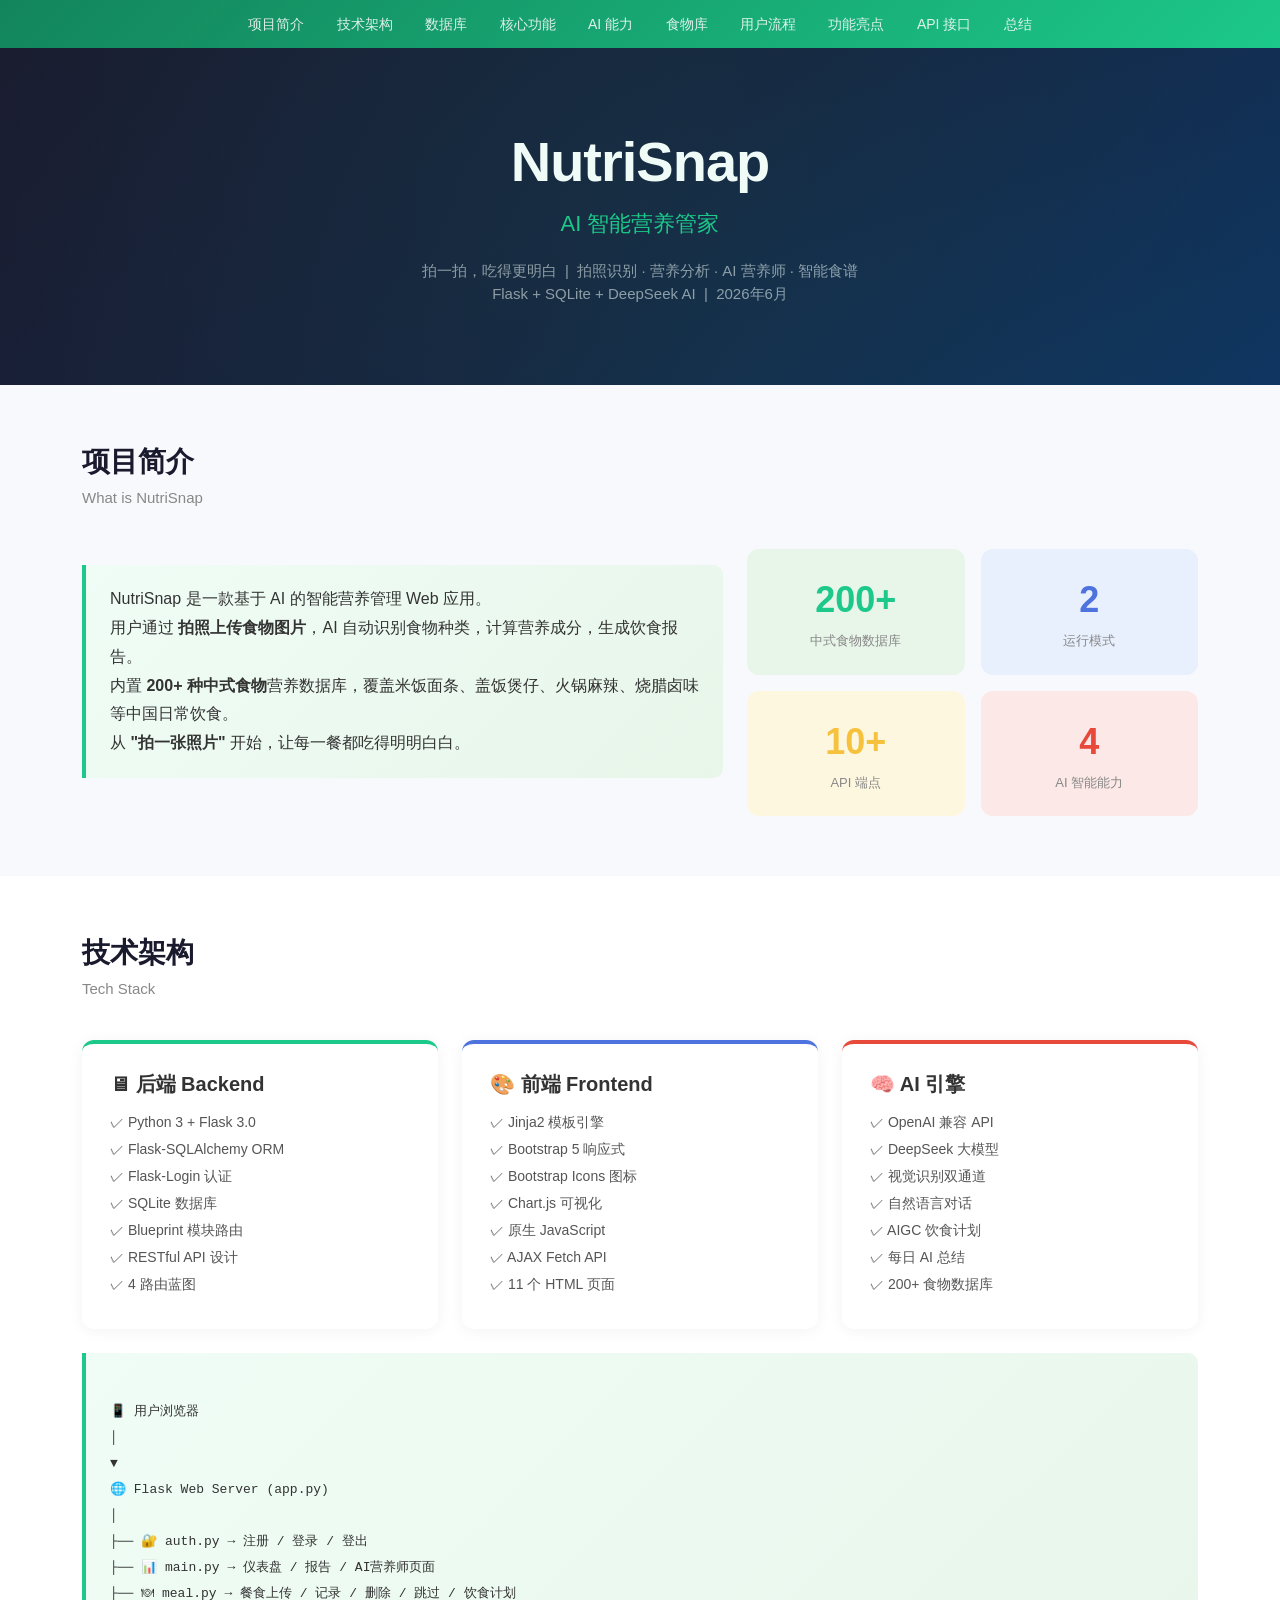
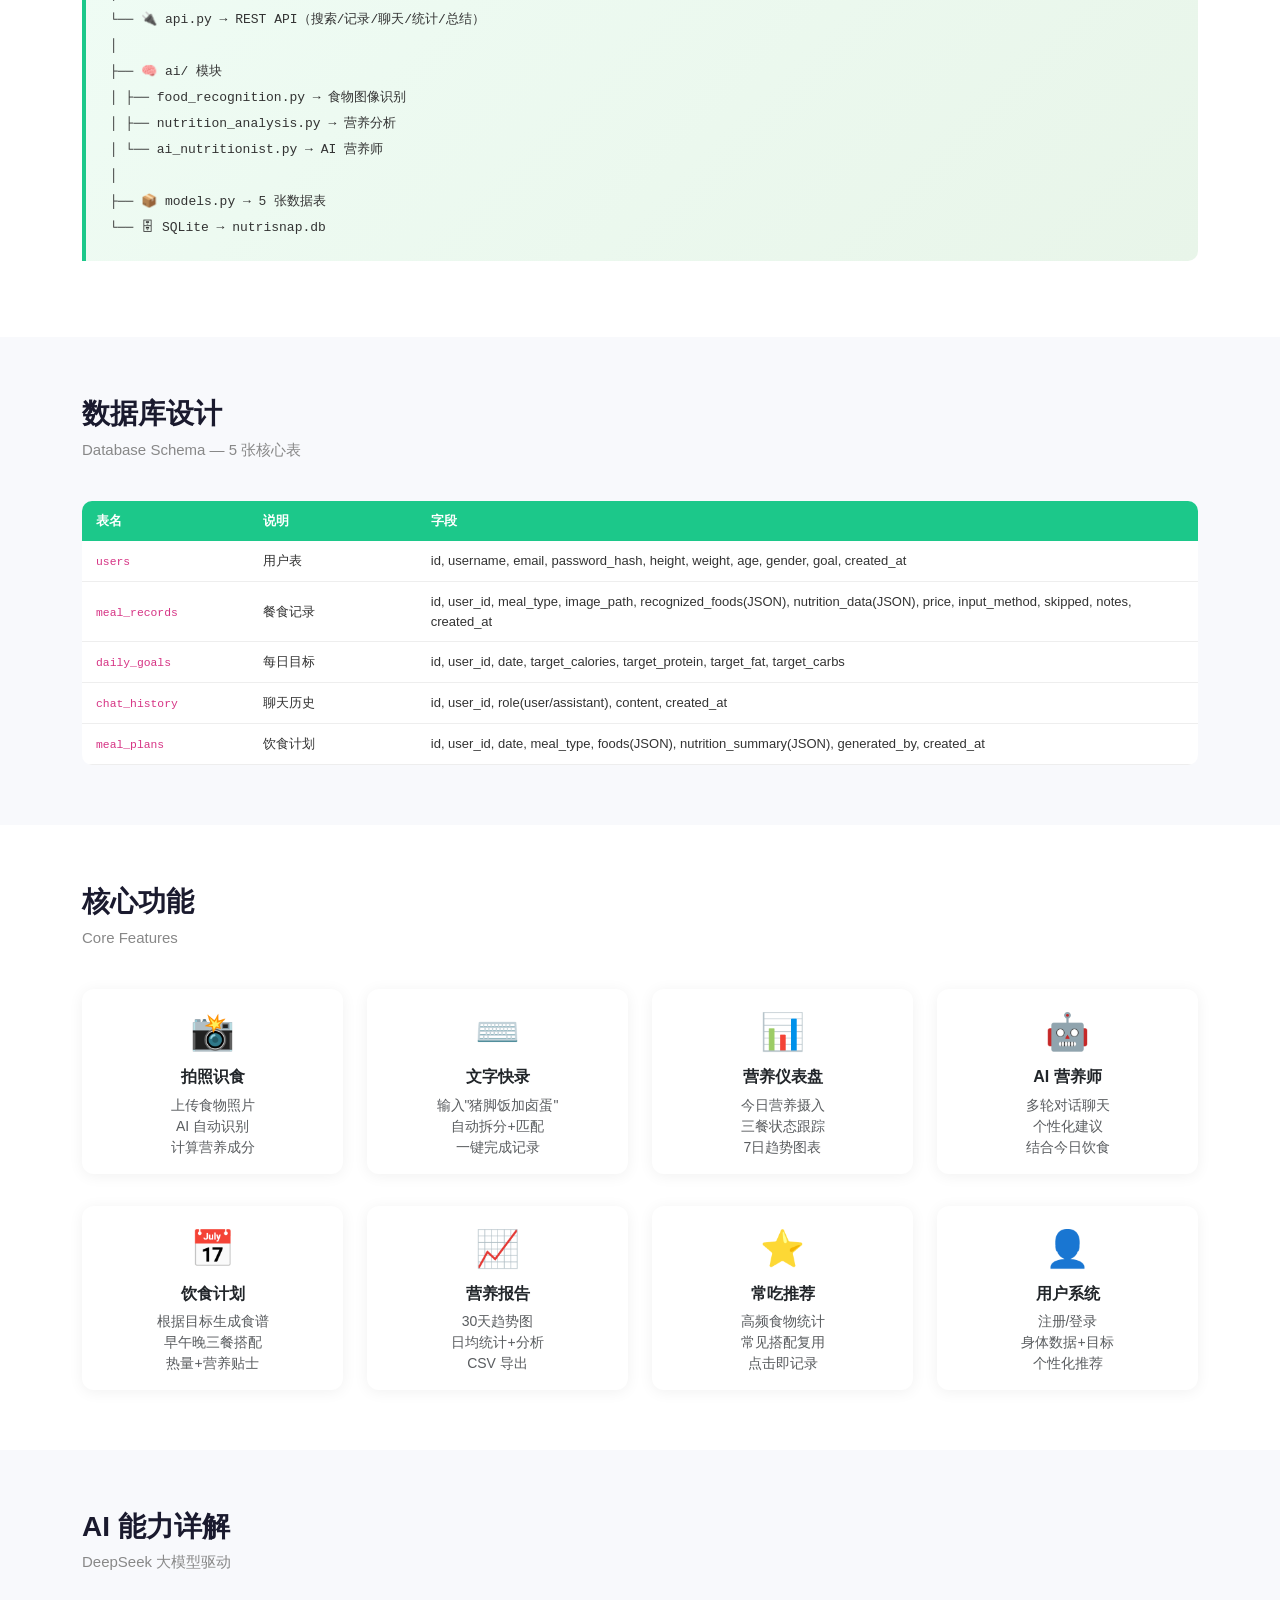
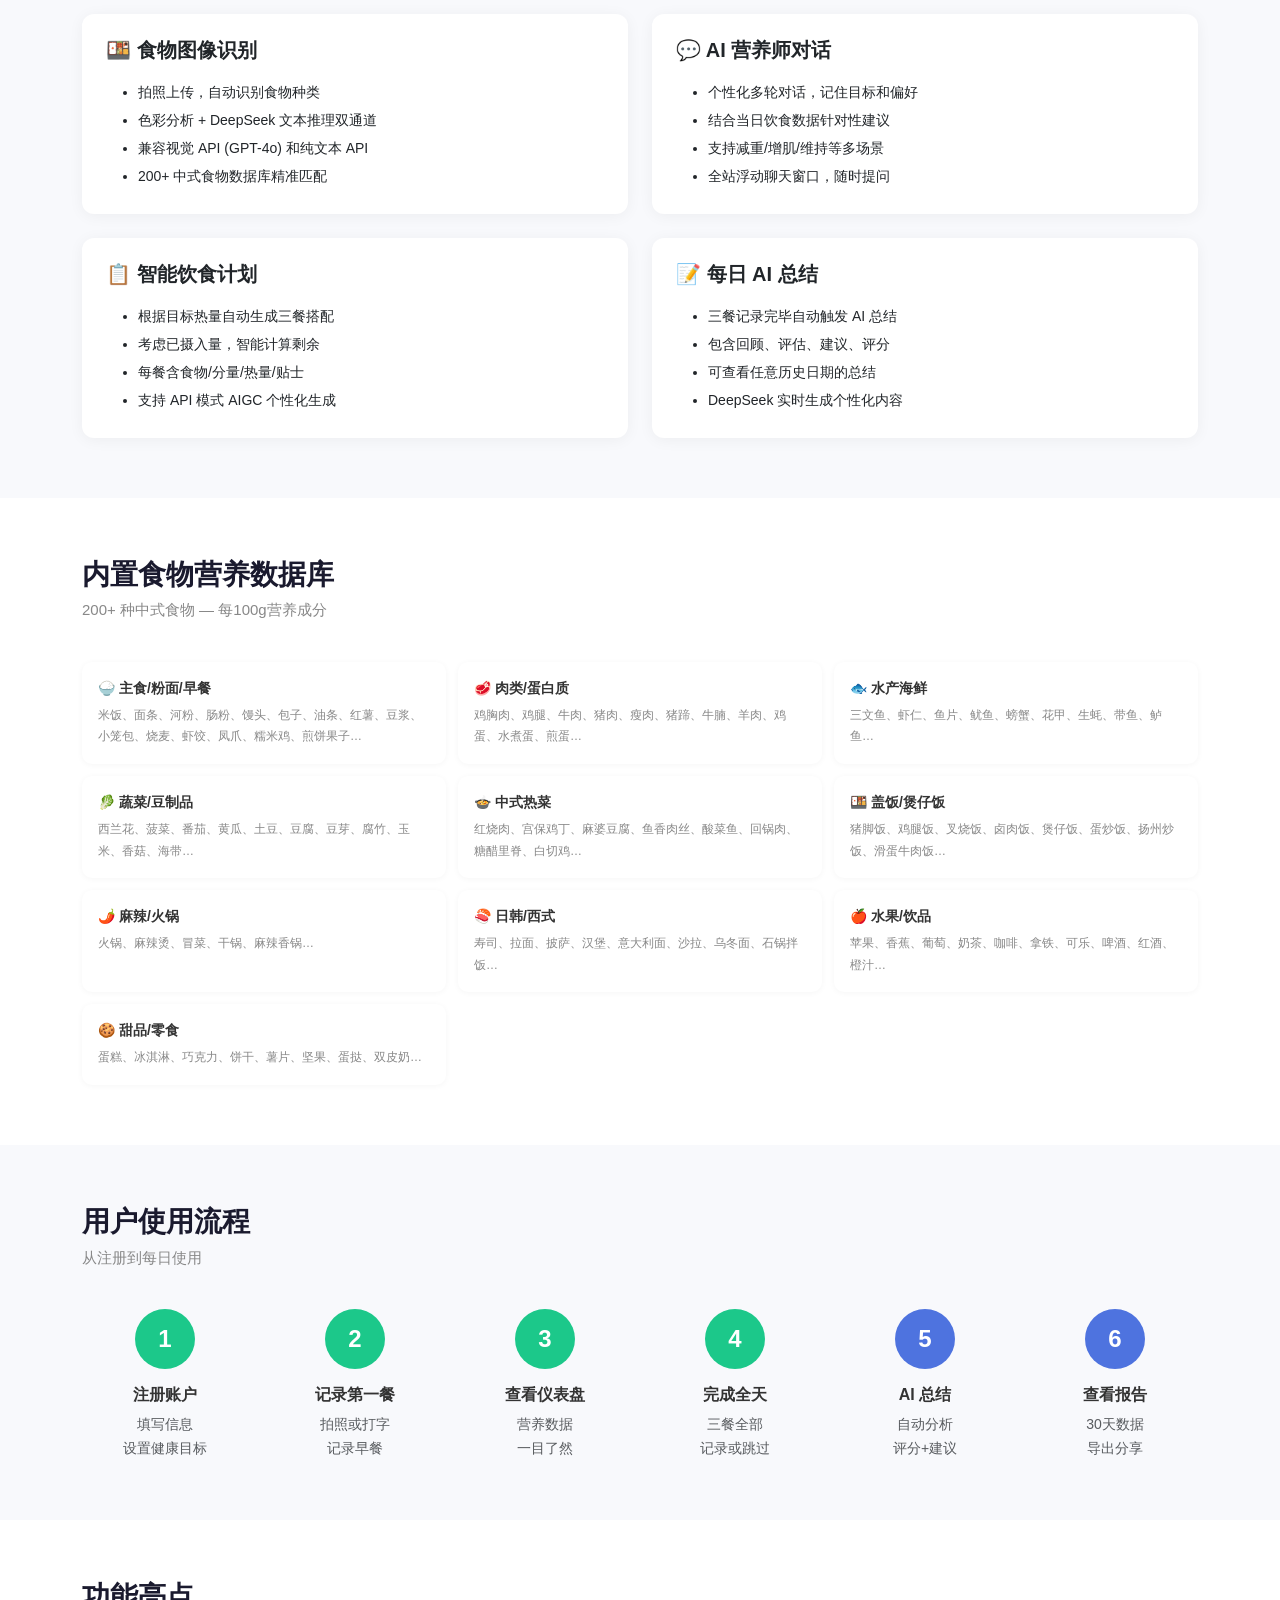
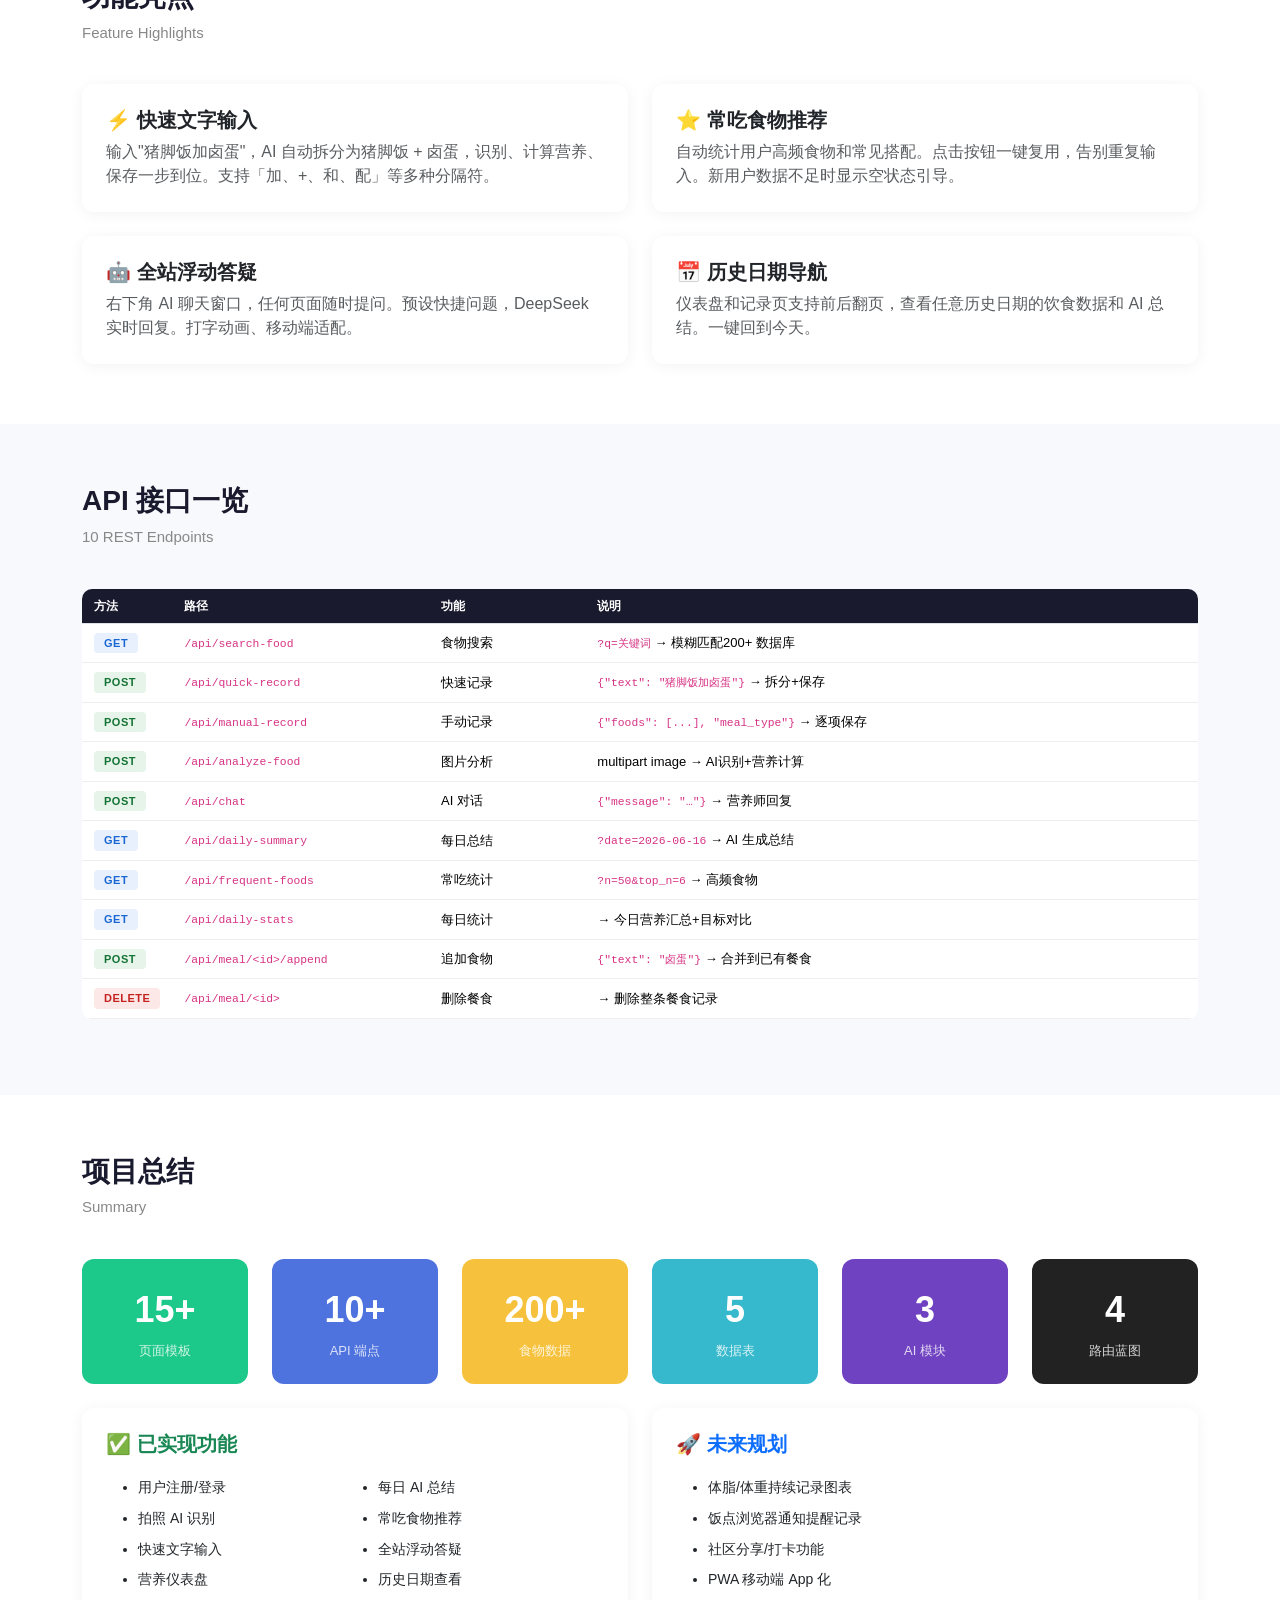
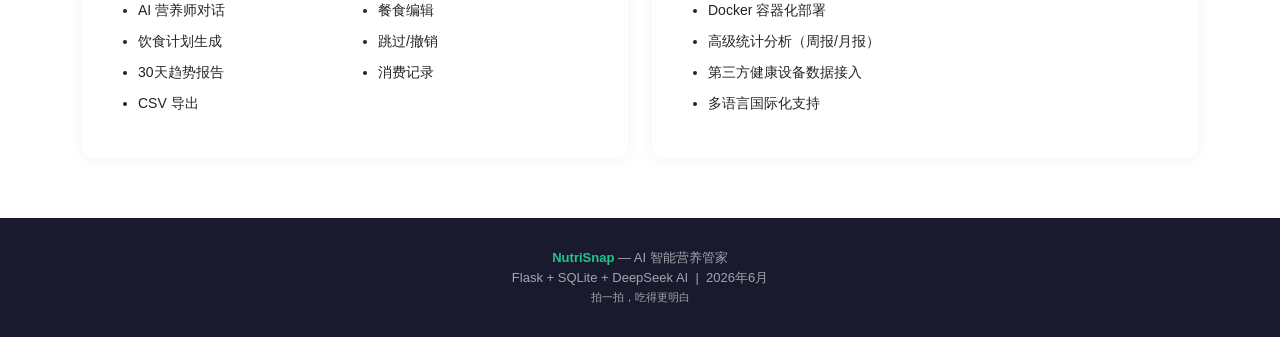
<file: 项目报告.html>
<!DOCTYPE html>
<html lang="zh-CN">
<head>
<meta charset="UTF-8">
<meta name="viewport" content="width=device-width, initial-scale=1.0">
<title>NutriSnap 项目报告</title>
<link href="https://cdn.jsdelivr.net/npm/bootstrap@5.3.0/dist/css/bootstrap.min.css" rel="stylesheet">
<link rel="stylesheet" href="https://cdn.jsdelivr.net/npm/bootstrap-icons@1.11.0/font/bootstrap-icons.css">
<style>
:root {
  --green: #1cc88a;
  --green-dark: #13855c;
  --blue: #4e73df;
  --red: #e74a3b;
  --orange: #f6c23e;
  --cyan: #36b9cc;
}
body { font-family: 'Microsoft YaHei', 'PingFang SC', sans-serif; color: #333; background: #f8f9fc; }
.nav-report { background: linear-gradient(135deg, var(--green-dark), var(--green)); padding: 12px 0; position: sticky; top: 0; z-index: 100; }
.nav-report a { color: rgba(255,255,255,.85); text-decoration: none; font-size: 14px; margin: 0 14px; transition: .2s; }
.nav-report a:hover { color: #fff; }
.hero { background: linear-gradient(135deg, #1a1a2e 0%, #16213e 50%, #0f3460 100%); padding: 80px 0; text-align: center; color: white; position: relative; overflow: hidden; }
.hero::before { content: ''; position: absolute; top: -50%; left: -50%; width: 200%; height: 200%; background: radial-gradient(circle, rgba(28,200,138,.08) 0%, transparent 60%); }
.hero h1 { font-size: 56px; font-weight: 800; letter-spacing: -1px; }
.hero .tagline { font-size: 22px; color: #1cc88a; margin-top: 12px; }
.hero .sub { font-size: 15px; color: rgba(255,255,255,.55); margin-top: 20px; }
.section { padding: 60px 0; }
.section-alt { background: #fff; }
.section-title { font-size: 28px; font-weight: 700; margin-bottom: 8px; color: #1a1a2e; }
.section-sub { color: #888; font-size: 15px; margin-bottom: 40px; }
.card-feature { border: none; border-radius: 12px; box-shadow: 0 2px 15px rgba(0,0,0,.06); transition: transform .2s, box-shadow .2s; height: 100%; }
.card-feature:hover { transform: translateY(-3px); box-shadow: 0 6px 25px rgba(0,0,0,.1); }
.card-feature .icon { font-size: 36px; }
.card-stat { border: none; border-radius: 12px; padding: 24px; text-align: center; }
.card-stat .num { font-size: 36px; font-weight: 800; }
.card-stat .lbl { font-size: 13px; color: #888; margin-top: 4px; }
.tech-card { border: none; border-radius: 12px; padding: 28px; height: 100%; box-shadow: 0 2px 15px rgba(0,0,0,.05); }
.tech-card h5 { font-weight: 700; margin-bottom: 16px; }
.tech-card li { font-size: 14px; margin-bottom: 6px; color: #555; }
.db-table { width: 100%; border-radius: 10px; overflow: hidden; }
.db-table th { background: var(--green); color: white; font-weight: 600; font-size: 13px; padding: 10px 14px; }
.db-table td { padding: 10px 14px; font-size: 13px; border-bottom: 1px solid #eee; background: #fff; }
.db-table tr:hover td { background: #f0fdf6; }
.api-table th { background: #1a1a2e; color: white; font-size: 12px; padding: 8px 12px; }
.api-table td { font-size: 13px; padding: 9px 12px; border-bottom: 1px solid #eee; vertical-align: middle; }
.method-badge { display: inline-block; padding: 2px 10px; border-radius: 4px; font-size: 11px; font-weight: 700; letter-spacing: .5px; }
.method-GET { background: #e8f0fe; color: #1967d2; }
.method-POST { background: #e6f4ea; color: #137333; }
.method-DELETE { background: #fce8e6; color: #c5221f; }
.timeline { position: relative; padding-left: 30px; }
.timeline::before { content: ''; position: absolute; left: 12px; top: 0; bottom: 0; width: 3px; background: #e0e0e0; border-radius: 2px; }
.timeline-step { position: relative; margin-bottom: 28px; }
.timeline-step::before { content: ''; position: absolute; left: -24px; top: 4px; width: 16px; height: 16px; border-radius: 50%; background: var(--green); border: 3px solid #fff; box-shadow: 0 0 0 3px var(--green); }
.highlight-box { background: linear-gradient(135deg, #f0fdf6, #e8f5e9); border-left: 4px solid var(--green); border-radius: 0 10px 10px 0; padding: 20px 24px; margin: 16px 0; }
.food-grid { display: grid; grid-template-columns: repeat(auto-fill, minmax(280px, 1fr)); gap: 12px; }
.food-cat { background: #fff; border-radius: 10px; padding: 16px; box-shadow: 0 1px 6px rgba(0,0,0,.04); }
.food-cat .cat-name { font-weight: 700; font-size: 14px; margin-bottom: 6px; }
.food-cat .cat-items { font-size: 12px; color: #888; line-height: 1.8; }
footer { background: #1a1a2e; color: rgba(255,255,255,.6); padding: 30px 0; text-align: center; font-size: 13px; }
.gradient-text { background: linear-gradient(135deg, #1cc88a, #36b9cc); -webkit-background-clip: text; -webkit-text-fill-color: transparent; }
@media print {
  .nav-report { display: none; }
  .section { padding: 30px 0; page-break-inside: avoid; }
}
</style>
</head>
<body>

<!-- Navigation -->
<nav class="nav-report text-center">
  <a href="#overview">项目简介</a>
  <a href="#tech">技术架构</a>
  <a href="#database">数据库</a>
  <a href="#features">核心功能</a>
  <a href="#ai">AI 能力</a>
  <a href="#food-db">食物库</a>
  <a href="#user-flow">用户流程</a>
  <a href="#highlights">功能亮点</a>
  <a href="#api">API 接口</a>
  <a href="#summary">总结</a>
</nav>

<!-- Hero -->
<header class="hero">
  <div class="container">
    <h1>NutriSnap</h1>
    <div class="tagline">AI 智能营养管家</div>
    <div class="sub">拍一拍，吃得更明白 &nbsp;|&nbsp; 拍照识别 · 营养分析 · AI 营养师 · 智能食谱<br>
    Flask + SQLite + DeepSeek AI &nbsp;|&nbsp; 2026年6月</div>
  </div>
</header>

<!-- ==================== 项目简介 ==================== -->
<section class="section" id="overview">
  <div class="container">
    <h2 class="section-title">项目简介</h2>
    <p class="section-sub">What is NutriSnap</p>

    <div class="row g-4">
      <div class="col-lg-7">
        <div class="highlight-box">
          <p class="mb-0" style="font-size:16px;line-height:1.8;">
            NutriSnap 是一款基于 AI 的智能营养管理 Web 应用。<br>
            用户通过 <strong>拍照上传食物图片</strong>，AI 自动识别食物种类，计算营养成分，生成饮食报告。<br>
            内置 <strong>200+ 种中式食物</strong>营养数据库，覆盖米饭面条、盖饭煲仔、火锅麻辣、烧腊卤味等中国日常饮食。<br>
            从 <strong>"拍一张照片"</strong> 开始，让每一餐都吃得明明白白。
          </p>
        </div>
      </div>
      <div class="col-lg-5">
        <div class="row g-3">
          <div class="col-6">
            <div class="card-stat" style="background:#e8f5e9;">
              <div class="num" style="color:var(--green);">200+</div><div class="lbl">中式食物数据库</div>
            </div>
          </div>
          <div class="col-6">
            <div class="card-stat" style="background:#e8f0fe;">
              <div class="num" style="color:var(--blue);">2</div><div class="lbl">运行模式</div>
            </div>
          </div>
          <div class="col-6">
            <div class="card-stat" style="background:#fef7e0;">
              <div class="num" style="color:var(--orange);">10+</div><div class="lbl">API 端点</div>
            </div>
          </div>
          <div class="col-6">
            <div class="card-stat" style="background:#fce8e6;">
              <div class="num" style="color:var(--red);">4</div><div class="lbl">AI 智能能力</div>
            </div>
          </div>
        </div>
      </div>
    </div>
  </div>
</section>

<!-- ==================== 技术架构 ==================== -->
<section class="section section-alt" id="tech">
  <div class="container">
    <h2 class="section-title">技术架构</h2>
    <p class="section-sub">Tech Stack</p>

    <div class="row g-4">
      <div class="col-md-4">
        <div class="tech-card" style="border-top: 4px solid var(--green);">
          <h5>🖥 后端 Backend</h5>
          <ul class="list-unstyled mb-0">
            <li>✓ Python 3 + Flask 3.0</li>
            <li>✓ Flask-SQLAlchemy ORM</li>
            <li>✓ Flask-Login 认证</li>
            <li>✓ SQLite 数据库</li>
            <li>✓ Blueprint 模块路由</li>
            <li>✓ RESTful API 设计</li>
            <li>✓ 4 路由蓝图</li>
          </ul>
        </div>
      </div>
      <div class="col-md-4">
        <div class="tech-card" style="border-top: 4px solid var(--blue);">
          <h5>🎨 前端 Frontend</h5>
          <ul class="list-unstyled mb-0">
            <li>✓ Jinja2 模板引擎</li>
            <li>✓ Bootstrap 5 响应式</li>
            <li>✓ Bootstrap Icons 图标</li>
            <li>✓ Chart.js 可视化</li>
            <li>✓ 原生 JavaScript</li>
            <li>✓ AJAX Fetch API</li>
            <li>✓ 11 个 HTML 页面</li>
          </ul>
        </div>
      </div>
      <div class="col-md-4">
        <div class="tech-card" style="border-top: 4px solid var(--red);">
          <h5>🧠 AI 引擎</h5>
          <ul class="list-unstyled mb-0">
            <li>✓ OpenAI 兼容 API</li>
            <li>✓ DeepSeek 大模型</li>
            <li>✓ 视觉识别双通道</li>
            <li>✓ 自然语言对话</li>
            <li>✓ AIGC 饮食计划</li>
            <li>✓ 每日 AI 总结</li>
            <li>✓ 200+ 食物数据库</li>
          </ul>
        </div>
      </div>
    </div>

    <div class="highlight-box mt-4" style="font-family:monospace;font-size:13px;line-height:2;white-space:pre-line;">
📱 用户浏览器
   │
   ▼
🌐 Flask Web Server (app.py)
   │
   ├── 🔐 auth.py  → 注册 / 登录 / 登出
   ├── 📊 main.py  → 仪表盘 / 报告 / AI营养师页面
   ├── 🍽 meal.py   → 餐食上传 / 记录 / 删除 / 跳过 / 饮食计划
   └── 🔌 api.py    → REST API（搜索/记录/聊天/统计/总结）
   │
   ├── 🧠 ai/ 模块
   │   ├── food_recognition.py  → 食物图像识别
   │   ├── nutrition_analysis.py → 营养分析
   │   └── ai_nutritionist.py   → AI 营养师
   │
   ├── 📦 models.py → 5 张数据表
   └── 🗄 SQLite → nutrisnap.db
    </div>
  </div>
</section>

<!-- ==================== 数据库设计 ==================== -->
<section class="section" id="database">
  <div class="container">
    <h2 class="section-title">数据库设计</h2>
    <p class="section-sub">Database Schema — 5 张核心表</p>

    <table class="db-table">
      <thead>
        <tr><th style="width:15%">表名</th><th style="width:15%">说明</th><th>字段</th></tr>
      </thead>
      <tbody>
        <tr><td><code>users</code></td><td>用户表</td><td>id, username, email, password_hash, height, weight, age, gender, goal, created_at</td></tr>
        <tr><td><code>meal_records</code></td><td>餐食记录</td><td>id, user_id, meal_type, image_path, recognized_foods(JSON), nutrition_data(JSON), price, input_method, skipped, notes, created_at</td></tr>
        <tr><td><code>daily_goals</code></td><td>每日目标</td><td>id, user_id, date, target_calories, target_protein, target_fat, target_carbs</td></tr>
        <tr><td><code>chat_history</code></td><td>聊天历史</td><td>id, user_id, role(user/assistant), content, created_at</td></tr>
        <tr><td><code>meal_plans</code></td><td>饮食计划</td><td>id, user_id, date, meal_type, foods(JSON), nutrition_summary(JSON), generated_by, created_at</td></tr>
      </tbody>
    </table>
  </div>
</section>

<!-- ==================== 核心功能 ==================== -->
<section class="section section-alt" id="features">
  <div class="container">
    <h2 class="section-title">核心功能</h2>
    <p class="section-sub">Core Features</p>

    <div class="row g-4">
      <div class="col-md-3">
        <div class="card-feature card p-3 text-center">
          <div class="icon mb-2">📸</div>
          <h6 class="fw-bold">拍照识食</h6>
          <small class="text-muted">上传食物照片<br>AI 自动识别<br>计算营养成分</small>
        </div>
      </div>
      <div class="col-md-3">
        <div class="card-feature card p-3 text-center">
          <div class="icon mb-2">⌨️</div>
          <h6 class="fw-bold">文字快录</h6>
          <small class="text-muted">输入"猪脚饭加卤蛋"<br>自动拆分+匹配<br>一键完成记录</small>
        </div>
      </div>
      <div class="col-md-3">
        <div class="card-feature card p-3 text-center">
          <div class="icon mb-2">📊</div>
          <h6 class="fw-bold">营养仪表盘</h6>
          <small class="text-muted">今日营养摄入<br>三餐状态跟踪<br>7日趋势图表</small>
        </div>
      </div>
      <div class="col-md-3">
        <div class="card-feature card p-3 text-center">
          <div class="icon mb-2">🤖</div>
          <h6 class="fw-bold">AI 营养师</h6>
          <small class="text-muted">多轮对话聊天<br>个性化建议<br>结合今日饮食</small>
        </div>
      </div>
    </div>

    <div class="row g-4 mt-2">
      <div class="col-md-3">
        <div class="card-feature card p-3 text-center">
          <div class="icon mb-2">📅</div>
          <h6 class="fw-bold">饮食计划</h6>
          <small class="text-muted">根据目标生成食谱<br>早午晚三餐搭配<br>热量+营养贴士</small>
        </div>
      </div>
      <div class="col-md-3">
        <div class="card-feature card p-3 text-center">
          <div class="icon mb-2">📈</div>
          <h6 class="fw-bold">营养报告</h6>
          <small class="text-muted">30天趋势图<br>日均统计+分析<br>CSV 导出</small>
        </div>
      </div>
      <div class="col-md-3">
        <div class="card-feature card p-3 text-center">
          <div class="icon mb-2">⭐</div>
          <h6 class="fw-bold">常吃推荐</h6>
          <small class="text-muted">高频食物统计<br>常见搭配复用<br>点击即记录</small>
        </div>
      </div>
      <div class="col-md-3">
        <div class="card-feature card p-3 text-center">
          <div class="icon mb-2">👤</div>
          <h6 class="fw-bold">用户系统</h6>
          <small class="text-muted">注册/登录<br>身体数据+目标<br>个性化推荐</small>
        </div>
      </div>
    </div>
  </div>
</section>

<!-- ==================== AI 能力 ==================== -->
<section class="section" id="ai">
  <div class="container">
    <h2 class="section-title">AI 能力详解</h2>
    <p class="section-sub">DeepSeek 大模型驱动</p>

    <div class="row g-4">
      <div class="col-lg-6">
        <div class="card p-4" style="border:none;border-radius:12px;box-shadow:0 2px 15px rgba(0,0,0,.05);">
          <h5 class="fw-bold mb-3">🍱 食物图像识别</h5>
          <ul class="mb-0" style="font-size:14px;line-height:2;">
            <li>拍照上传，自动识别食物种类</li>
            <li>色彩分析 + DeepSeek 文本推理双通道</li>
            <li>兼容视觉 API (GPT-4o) 和纯文本 API</li>
            <li>200+ 中式食物数据库精准匹配</li>
          </ul>
        </div>
      </div>
      <div class="col-lg-6">
        <div class="card p-4" style="border:none;border-radius:12px;box-shadow:0 2px 15px rgba(0,0,0,.05);">
          <h5 class="fw-bold mb-3">💬 AI 营养师对话</h5>
          <ul class="mb-0" style="font-size:14px;line-height:2;">
            <li>个性化多轮对话，记住目标和偏好</li>
            <li>结合当日饮食数据针对性建议</li>
            <li>支持减重/增肌/维持等多场景</li>
            <li>全站浮动聊天窗口，随时提问</li>
          </ul>
        </div>
      </div>
      <div class="col-lg-6">
        <div class="card p-4" style="border:none;border-radius:12px;box-shadow:0 2px 15px rgba(0,0,0,.05);">
          <h5 class="fw-bold mb-3">📋 智能饮食计划</h5>
          <ul class="mb-0" style="font-size:14px;line-height:2;">
            <li>根据目标热量自动生成三餐搭配</li>
            <li>考虑已摄入量，智能计算剩余</li>
            <li>每餐含食物/分量/热量/贴士</li>
            <li>支持 API 模式 AIGC 个性化生成</li>
          </ul>
        </div>
      </div>
      <div class="col-lg-6">
        <div class="card p-4" style="border:none;border-radius:12px;box-shadow:0 2px 15px rgba(0,0,0,.05);">
          <h5 class="fw-bold mb-3">📝 每日 AI 总结</h5>
          <ul class="mb-0" style="font-size:14px;line-height:2;">
            <li>三餐记录完毕自动触发 AI 总结</li>
            <li>包含回顾、评估、建议、评分</li>
            <li>可查看任意历史日期的总结</li>
            <li>DeepSeek 实时生成个性化内容</li>
          </ul>
        </div>
      </div>
    </div>
  </div>
</section>

<!-- ==================== 食物数据库 ==================== -->
<section class="section section-alt" id="food-db">
  <div class="container">
    <h2 class="section-title">内置食物营养数据库</h2>
    <p class="section-sub">200+ 种中式食物 — 每100g营养成分</p>

    <div class="food-grid">
      <div class="food-cat"><div class="cat-name">🍚 主食/粉面/早餐</div><div class="cat-items">米饭、面条、河粉、肠粉、馒头、包子、油条、红薯、豆浆、小笼包、烧麦、虾饺、凤爪、糯米鸡、煎饼果子…</div></div>
      <div class="food-cat"><div class="cat-name">🥩 肉类/蛋白质</div><div class="cat-items">鸡胸肉、鸡腿、牛肉、猪肉、瘦肉、猪蹄、牛腩、羊肉、鸡蛋、水煮蛋、煎蛋…</div></div>
      <div class="food-cat"><div class="cat-name">🐟 水产海鲜</div><div class="cat-items">三文鱼、虾仁、鱼片、鱿鱼、螃蟹、花甲、生蚝、带鱼、鲈鱼…</div></div>
      <div class="food-cat"><div class="cat-name">🥬 蔬菜/豆制品</div><div class="cat-items">西兰花、菠菜、番茄、黄瓜、土豆、豆腐、豆芽、腐竹、玉米、香菇、海带…</div></div>
      <div class="food-cat"><div class="cat-name">🍲 中式热菜</div><div class="cat-items">红烧肉、宫保鸡丁、麻婆豆腐、鱼香肉丝、酸菜鱼、回锅肉、糖醋里脊、白切鸡…</div></div>
      <div class="food-cat"><div class="cat-name">🍱 盖饭/煲仔饭</div><div class="cat-items">猪脚饭、鸡腿饭、叉烧饭、卤肉饭、煲仔饭、蛋炒饭、扬州炒饭、滑蛋牛肉饭…</div></div>
      <div class="food-cat"><div class="cat-name">🌶️ 麻辣/火锅</div><div class="cat-items">火锅、麻辣烫、冒菜、干锅、麻辣香锅…</div></div>
      <div class="food-cat"><div class="cat-name">🍣 日韩/西式</div><div class="cat-items">寿司、拉面、披萨、汉堡、意大利面、沙拉、乌冬面、石锅拌饭…</div></div>
      <div class="food-cat"><div class="cat-name">🍎 水果/饮品</div><div class="cat-items">苹果、香蕉、葡萄、奶茶、咖啡、拿铁、可乐、啤酒、红酒、橙汁…</div></div>
      <div class="food-cat"><div class="cat-name">🍪 甜品/零食</div><div class="cat-items">蛋糕、冰淇淋、巧克力、饼干、薯片、坚果、蛋挞、双皮奶…</div></div>
    </div>
  </div>
</section>

<!-- ==================== 用户流程 ==================== -->
<section class="section" id="user-flow">
  <div class="container">
    <h2 class="section-title">用户使用流程</h2>
    <p class="section-sub">从注册到每日使用</p>

    <div class="row g-4">
      <div class="col-md-2 text-center">
        <div style="width:60px;height:60px;border-radius:50%;background:var(--green);color:white;font-size:24px;font-weight:800;line-height:60px;margin:0 auto;">1</div>
        <h6 class="mt-3 fw-bold">注册账户</h6>
        <small class="text-muted">填写信息<br>设置健康目标</small>
      </div>
      <div class="col-md-2 text-center">
        <div style="width:60px;height:60px;border-radius:50%;background:var(--green);color:white;font-size:24px;font-weight:800;line-height:60px;margin:0 auto;">2</div>
        <h6 class="mt-3 fw-bold">记录第一餐</h6>
        <small class="text-muted">拍照或打字<br>记录早餐</small>
      </div>
      <div class="col-md-2 text-center">
        <div style="width:60px;height:60px;border-radius:50%;background:var(--green);color:white;font-size:24px;font-weight:800;line-height:60px;margin:0 auto;">3</div>
        <h6 class="mt-3 fw-bold">查看仪表盘</h6>
        <small class="text-muted">营养数据<br>一目了然</small>
      </div>
      <div class="col-md-2 text-center">
        <div style="width:60px;height:60px;border-radius:50%;background:var(--green);color:white;font-size:24px;font-weight:800;line-height:60px;margin:0 auto;">4</div>
        <h6 class="mt-3 fw-bold">完成全天</h6>
        <small class="text-muted">三餐全部<br>记录或跳过</small>
      </div>
      <div class="col-md-2 text-center">
        <div style="width:60px;height:60px;border-radius:50%;background:var(--blue);color:white;font-size:24px;font-weight:800;line-height:60px;margin:0 auto;">5</div>
        <h6 class="mt-3 fw-bold">AI 总结</h6>
        <small class="text-muted">自动分析<br>评分+建议</small>
      </div>
      <div class="col-md-2 text-center">
        <div style="width:60px;height:60px;border-radius:50%;background:var(--blue);color:white;font-size:24px;font-weight:800;line-height:60px;margin:0 auto;">6</div>
        <h6 class="mt-3 fw-bold">查看报告</h6>
        <small class="text-muted">30天数据<br>导出分享</small>
      </div>
    </div>
  </div>
</section>

<!-- ==================== 功能亮点 ==================== -->
<section class="section section-alt" id="highlights">
  <div class="container">
    <h2 class="section-title">功能亮点</h2>
    <p class="section-sub">Feature Highlights</p>

    <div class="row g-4">
      <div class="col-lg-6">
        <div class="card p-4" style="border:none;border-radius:12px;box-shadow:0 2px 15px rgba(0,0,0,.05);">
          <h5 class="fw-bold">⚡ 快速文字输入</h5>
          <p class="text-muted mb-0">输入"猪脚饭加卤蛋"，AI 自动拆分为猪脚饭 + 卤蛋，识别、计算营养、保存一步到位。支持「加、+、和、配」等多种分隔符。</p>
        </div>
      </div>
      <div class="col-lg-6">
        <div class="card p-4" style="border:none;border-radius:12px;box-shadow:0 2px 15px rgba(0,0,0,.05);">
          <h5 class="fw-bold">⭐ 常吃食物推荐</h5>
          <p class="text-muted mb-0">自动统计用户高频食物和常见搭配。点击按钮一键复用，告别重复输入。新用户数据不足时显示空状态引导。</p>
        </div>
      </div>
      <div class="col-lg-6">
        <div class="card p-4" style="border:none;border-radius:12px;box-shadow:0 2px 15px rgba(0,0,0,.05);">
          <h5 class="fw-bold">🤖 全站浮动答疑</h5>
          <p class="text-muted mb-0">右下角 AI 聊天窗口，任何页面随时提问。预设快捷问题，DeepSeek 实时回复。打字动画、移动端适配。</p>
        </div>
      </div>
      <div class="col-lg-6">
        <div class="card p-4" style="border:none;border-radius:12px;box-shadow:0 2px 15px rgba(0,0,0,.05);">
          <h5 class="fw-bold">📅 历史日期导航</h5>
          <p class="text-muted mb-0">仪表盘和记录页支持前后翻页，查看任意历史日期的饮食数据和 AI 总结。一键回到今天。</p>
        </div>
      </div>
    </div>
  </div>
</section>

<!-- ==================== API 接口 ==================== -->
<section class="section" id="api">
  <div class="container">
    <h2 class="section-title">API 接口一览</h2>
    <p class="section-sub">10 REST Endpoints</p>

    <table class="api-table table" style="border-radius:10px;overflow:hidden;">
      <thead>
        <tr><th style="width:8%">方法</th><th style="width:23%">路径</th><th style="width:14%">功能</th><th>说明</th></tr>
      </thead>
      <tbody>
        <tr>
          <td><span class="method-badge method-GET">GET</span></td>
          <td><code>/api/search-food</code></td><td>食物搜索</td>
          <td><code>?q=关键词</code> → 模糊匹配200+ 数据库</td>
        </tr>
        <tr>
          <td><span class="method-badge method-POST">POST</span></td>
          <td><code>/api/quick-record</code></td><td>快速记录</td>
          <td><code>{"text": "猪脚饭加卤蛋"}</code> → 拆分+保存</td>
        </tr>
        <tr>
          <td><span class="method-badge method-POST">POST</span></td>
          <td><code>/api/manual-record</code></td><td>手动记录</td>
          <td><code>{"foods": [...], "meal_type"}</code> → 逐项保存</td>
        </tr>
        <tr>
          <td><span class="method-badge method-POST">POST</span></td>
          <td><code>/api/analyze-food</code></td><td>图片分析</td>
          <td>multipart image → AI识别+营养计算</td>
        </tr>
        <tr>
          <td><span class="method-badge method-POST">POST</span></td>
          <td><code>/api/chat</code></td><td>AI 对话</td>
          <td><code>{"message": "…"}</code> → 营养师回复</td>
        </tr>
        <tr>
          <td><span class="method-badge method-GET">GET</span></td>
          <td><code>/api/daily-summary</code></td><td>每日总结</td>
          <td><code>?date=2026-06-16</code> → AI 生成总结</td>
        </tr>
        <tr>
          <td><span class="method-badge method-GET">GET</span></td>
          <td><code>/api/frequent-foods</code></td><td>常吃统计</td>
          <td><code>?n=50&top_n=6</code> → 高频食物</td>
        </tr>
        <tr>
          <td><span class="method-badge method-GET">GET</span></td>
          <td><code>/api/daily-stats</code></td><td>每日统计</td>
          <td>→ 今日营养汇总+目标对比</td>
        </tr>
        <tr>
          <td><span class="method-badge method-POST">POST</span></td>
          <td><code>/api/meal/&lt;id&gt;/append</code></td><td>追加食物</td>
          <td><code>{"text": "卤蛋"}</code> → 合并到已有餐食</td>
        </tr>
        <tr>
          <td><span class="method-badge method-DELETE">DELETE</span></td>
          <td><code>/api/meal/&lt;id&gt;</code></td><td>删除餐食</td>
          <td>→ 删除整条餐食记录</td>
        </tr>
      </tbody>
    </table>
  </div>
</section>

<!-- ==================== 总结 ==================== -->
<section class="section section-alt" id="summary">
  <div class="container">
    <h2 class="section-title">项目总结</h2>
    <p class="section-sub">Summary</p>

    <div class="row g-4 mb-4">
      <div class="col-6 col-md-2">
        <div class="card-stat" style="background:var(--green);color:white;">
          <div class="num">15+</div><div class="lbl" style="color:rgba(255,255,255,.8);">页面模板</div>
        </div>
      </div>
      <div class="col-6 col-md-2">
        <div class="card-stat" style="background:var(--blue);color:white;">
          <div class="num">10+</div><div class="lbl" style="color:rgba(255,255,255,.8);">API 端点</div>
        </div>
      </div>
      <div class="col-6 col-md-2">
        <div class="card-stat" style="background:var(--orange);color:white;">
          <div class="num">200+</div><div class="lbl" style="color:rgba(255,255,255,.8);">食物数据</div>
        </div>
      </div>
      <div class="col-6 col-md-2">
        <div class="card-stat" style="background:var(--cyan);color:white;">
          <div class="num">5</div><div class="lbl" style="color:rgba(255,255,255,.8);">数据表</div>
        </div>
      </div>
      <div class="col-6 col-md-2">
        <div class="card-stat" style="background:#6f42c1;color:white;">
          <div class="num">3</div><div class="lbl" style="color:rgba(255,255,255,.8);">AI 模块</div>
        </div>
      </div>
      <div class="col-6 col-md-2">
        <div class="card-stat" style="background:#222;color:white;">
          <div class="num">4</div><div class="lbl" style="color:rgba(255,255,255,.8);">路由蓝图</div>
        </div>
      </div>
    </div>

    <div class="row g-4">
      <div class="col-lg-6">
        <div class="card p-4" style="border:none;border-radius:12px;box-shadow:0 2px 15px rgba(0,0,0,.05);">
          <h5 class="fw-bold text-success mb-3">✅ 已实现功能</h5>
          <ul style="font-size:14px;line-height:2.2;columns:2;">
            <li>用户注册/登录</li><li>拍照 AI 识别</li>
            <li>快速文字输入</li><li>营养仪表盘</li>
            <li>AI 营养师对话</li><li>饮食计划生成</li>
            <li>30天趋势报告</li><li>CSV 导出</li>
            <li>每日 AI 总结</li><li>常吃食物推荐</li>
            <li>全站浮动答疑</li><li>历史日期查看</li>
            <li>餐食编辑</li><li>跳过/撤销</li>
            <li>消费记录</li>
          </ul>
        </div>
      </div>
      <div class="col-lg-6">
        <div class="card p-4" style="border:none;border-radius:12px;box-shadow:0 2px 15px rgba(0,0,0,.05);">
          <h5 class="fw-bold text-primary mb-3">🚀 未来规划</h5>
          <ul style="font-size:14px;line-height:2.2;">
            <li>体脂/体重持续记录图表</li>
            <li>饭点浏览器通知提醒记录</li>
            <li>社区分享/打卡功能</li>
            <li>PWA 移动端 App 化</li>
            <li>Docker 容器化部署</li>
            <li>高级统计分析（周报/月报）</li>
            <li>第三方健康设备数据接入</li>
            <li>多语言国际化支持</li>
          </ul>
        </div>
      </div>
    </div>
  </div>
</section>

<footer>
  <div class="container">
    <strong style="color:var(--green);">NutriSnap</strong> — AI 智能营养管家<br>
    Flask + SQLite + DeepSeek AI &nbsp;|&nbsp; 2026年6月<br>
    <small>拍一拍，吃得更明白</small>
  </div>
</footer>

</body>
</html>
</file>
